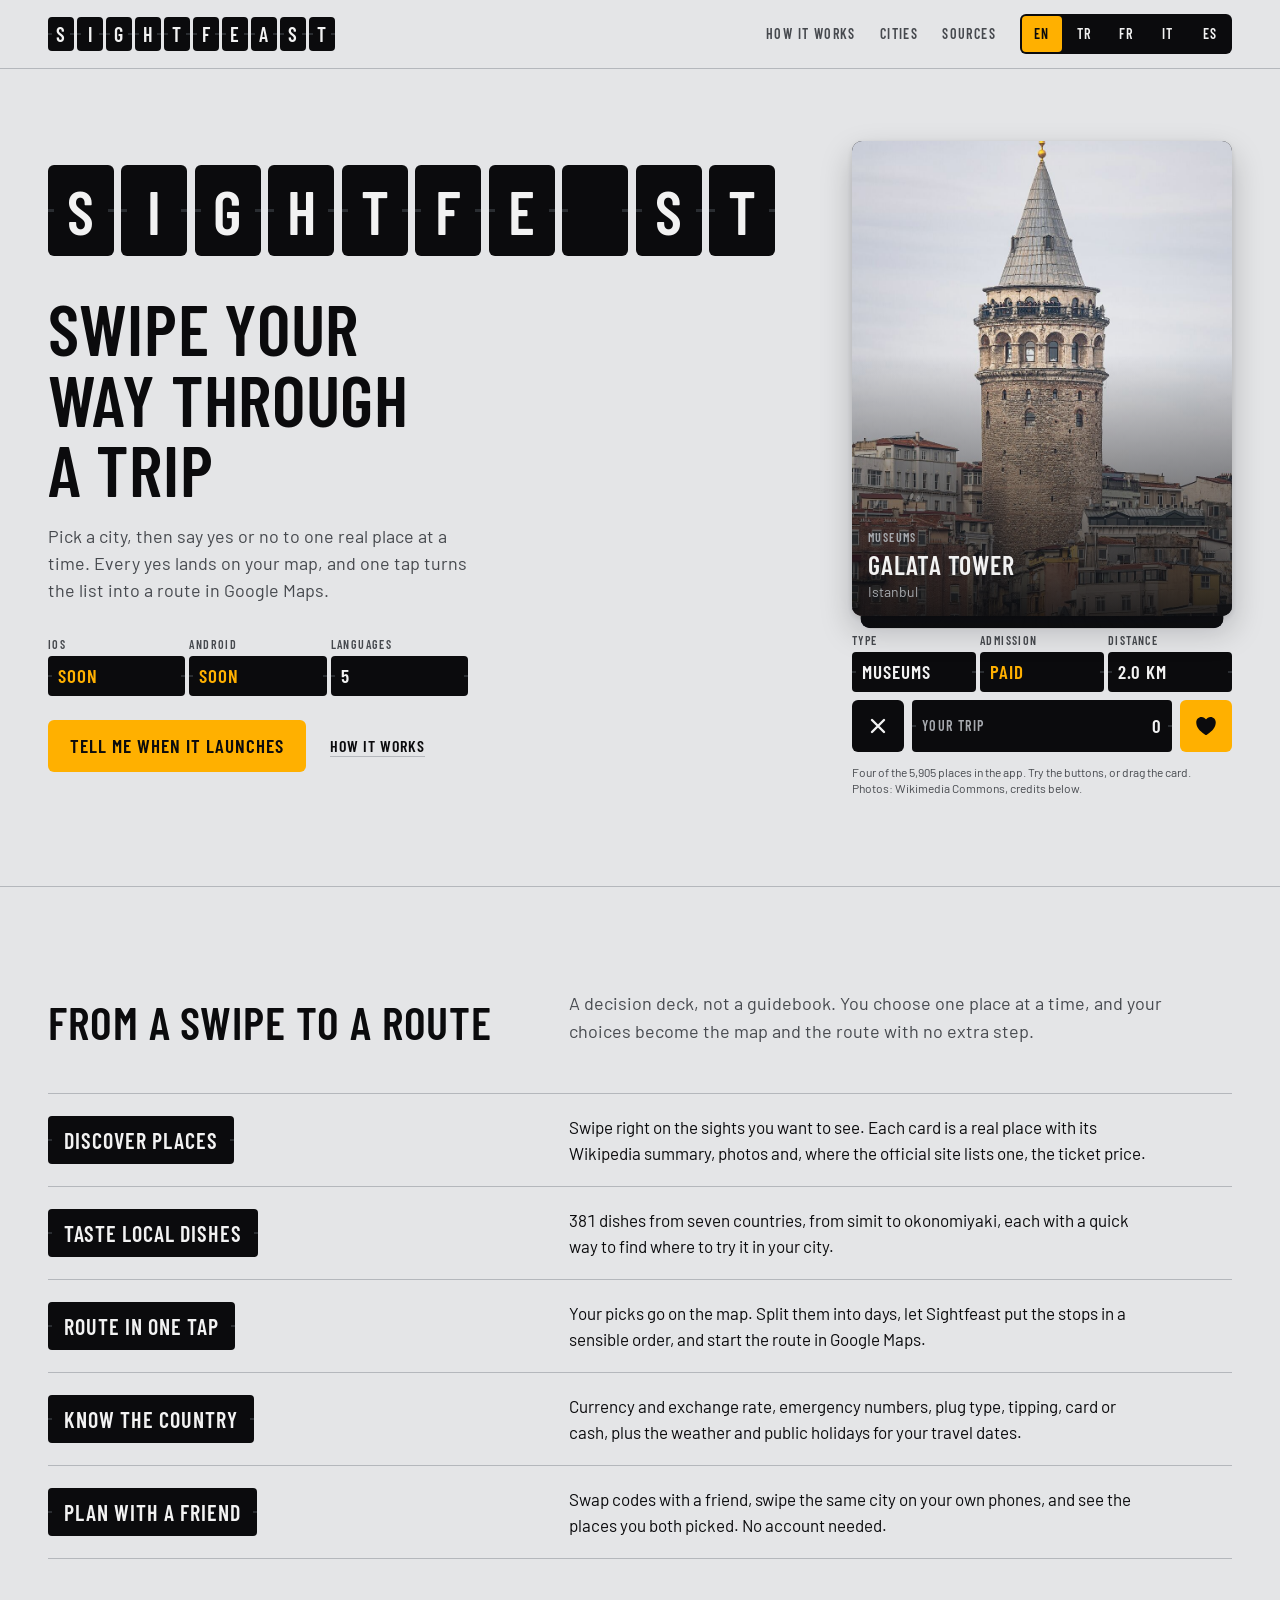
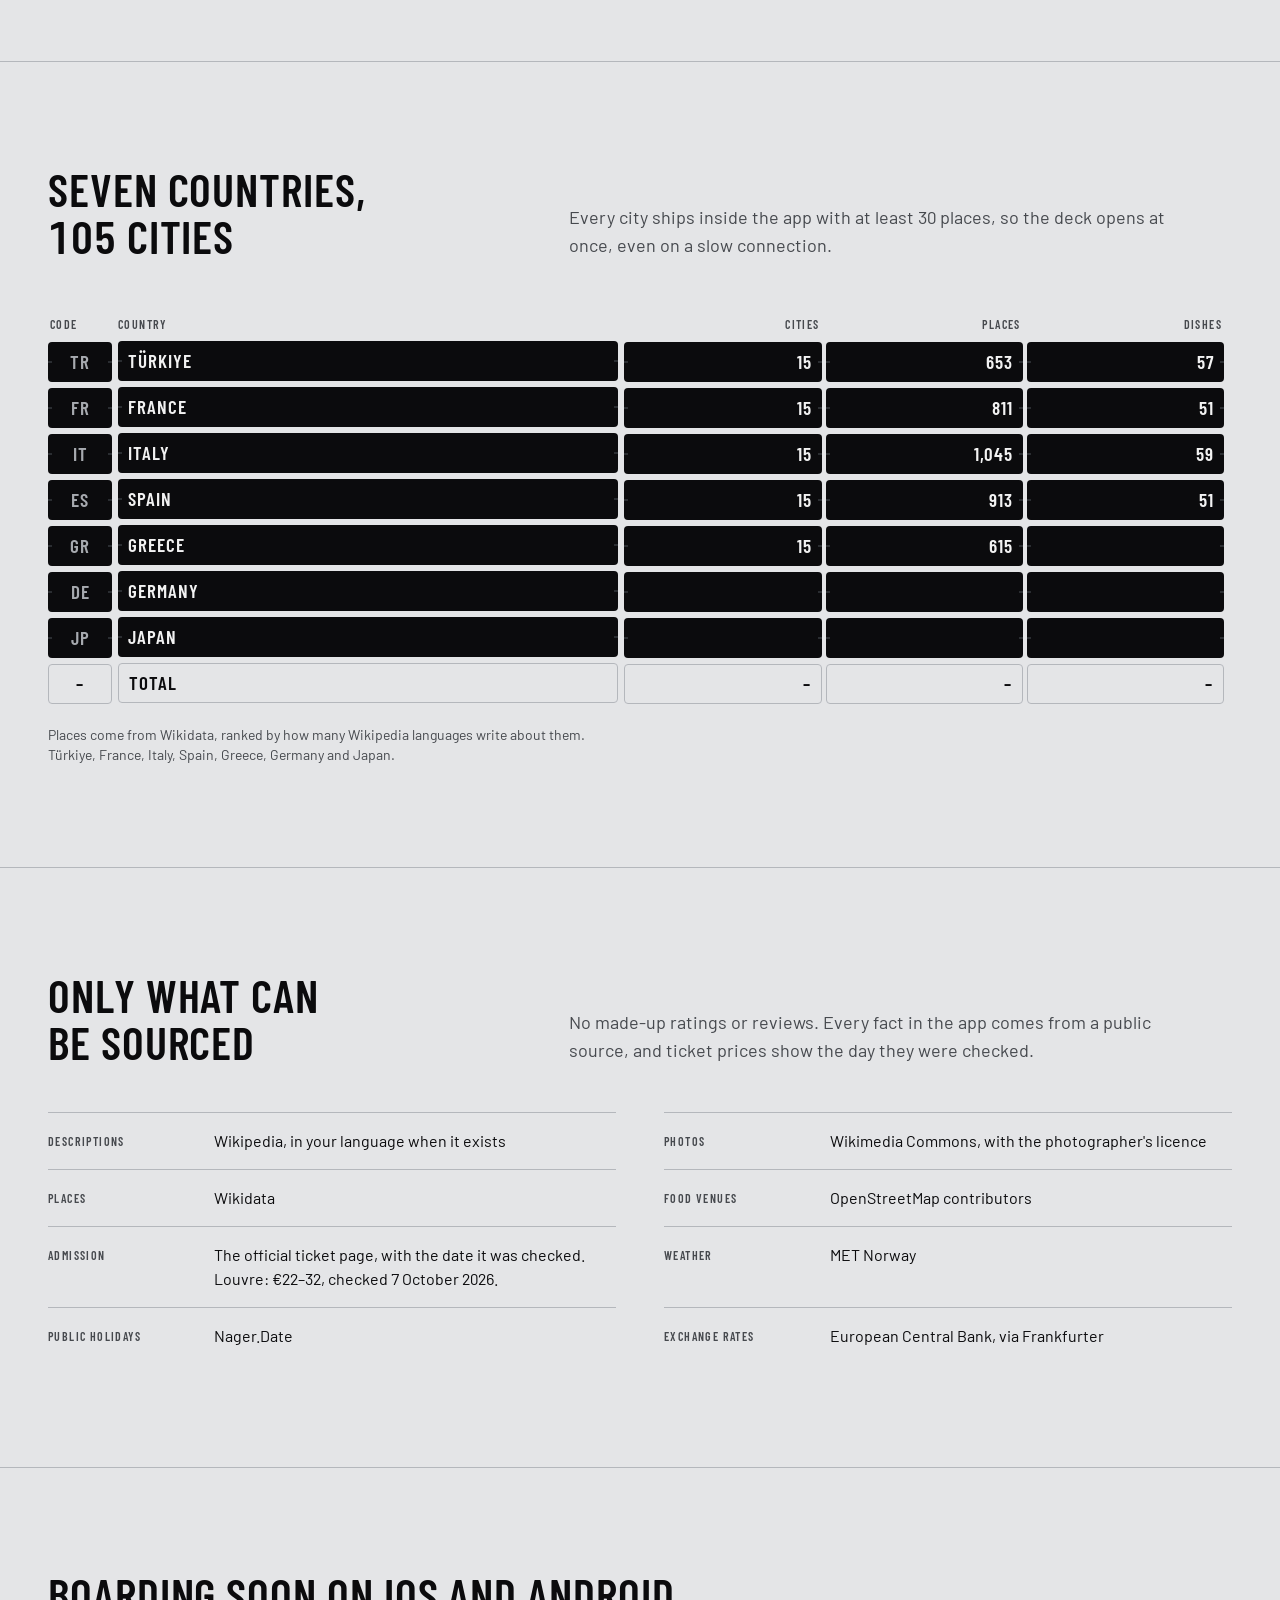
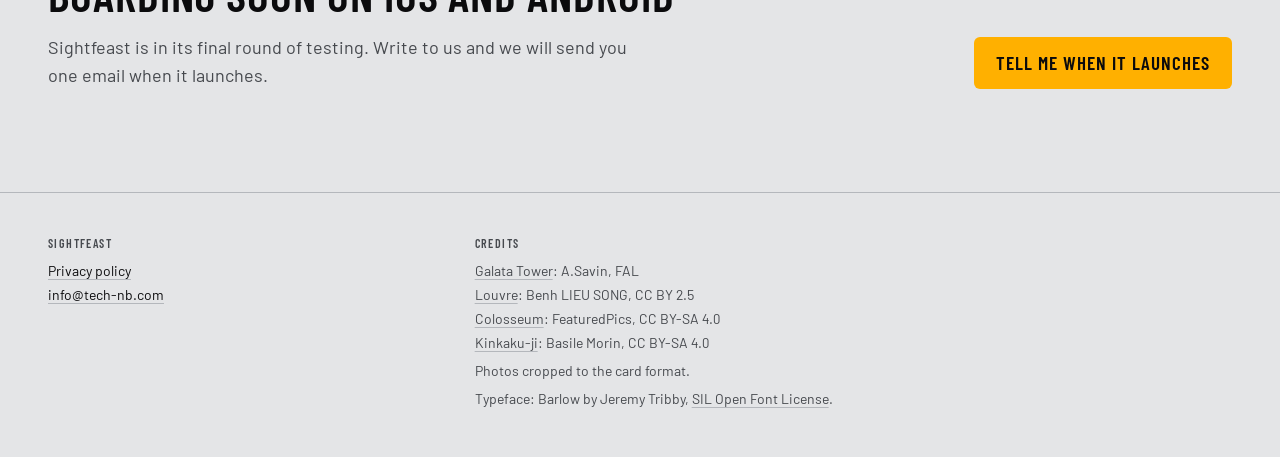
<file: index.html>
<!doctype html>
<html lang="en">
  <head>
    <meta charset="utf-8" />
    <meta name="viewport" content="width=device-width, initial-scale=1" />
    <title>Sightfeast: swipe your way through a trip</title>
    <meta
      name="description"
      content="Sightfeast is a travel app for iOS and Android. Pick a city, swipe through real places and local dishes, and turn your picks into a route in Google Maps. 7 countries, 105 cities."
    />
    <meta name="theme-color" content="#E4E5E7" media="(prefers-color-scheme: light)" />
    <meta name="theme-color" content="#1E2024" media="(prefers-color-scheme: dark)" />
    <meta property="og:title" content="Sightfeast: swipe your way through a trip" />
    <meta
      property="og:description"
      content="Swipe through real places and local dishes in 105 cities, and turn your picks into a route in Google Maps."
    />
    <meta property="og:image" content="img/galata-tower-card.jpg" />
    <link rel="icon" href="img/favicon.png" />
    <link rel="preload" href="fonts/BarlowCondensed_600SemiBold.ttf" as="font" type="font/ttf" crossorigin />
    <link rel="stylesheet" href="assets/site.css" />
  </head>
  <body>
    <a class="skip-link" href="#main" data-t="skip">Skip to content</a>

    <header class="site-header">
      <div class="wrap">
        <a class="brand" href="./" aria-label="Sightfeast">
          <span class="cell" aria-hidden="true"><span class="face">S</span></span>
          <span class="cell" aria-hidden="true"><span class="face">I</span></span>
          <span class="cell" aria-hidden="true"><span class="face">G</span></span>
          <span class="cell" aria-hidden="true"><span class="face">H</span></span>
          <span class="cell" aria-hidden="true"><span class="face">T</span></span>
          <span class="cell" aria-hidden="true"><span class="face">F</span></span>
          <span class="cell" aria-hidden="true"><span class="face">E</span></span>
          <span class="cell" aria-hidden="true"><span class="face">A</span></span>
          <span class="cell" aria-hidden="true"><span class="face">S</span></span>
          <span class="cell" aria-hidden="true"><span class="face">T</span></span>
        </a>
        <nav class="site-nav" aria-label="Sections">
          <a href="#how" data-t="nav.how">How it works</a>
          <a href="#coverage" data-t="nav.coverage">Cities</a>
          <a href="#sources" data-t="nav.sources">Sources</a>
        </nav>
        <div class="lang" role="group" aria-label="Language" data-t-aria="lang">
          <button type="button" lang="en" aria-pressed="true" data-lang="en">EN</button>
          <button type="button" lang="tr" aria-pressed="false" data-lang="tr">TR</button>
          <button type="button" lang="fr" aria-pressed="false" data-lang="fr">FR</button>
          <button type="button" lang="it" aria-pressed="false" data-lang="it">IT</button>
          <button type="button" lang="es" aria-pressed="false" data-lang="es">ES</button>
        </div>
      </div>
    </header>

    <main id="main">
      <section class="hero">
        <div class="wrap">
          <div>
            <div class="marquee" aria-hidden="true">
              <span class="cell" data-letter="S"><span class="face">S</span></span>
              <span class="cell" data-letter="I"><span class="face">I</span></span>
              <span class="cell" data-letter="G"><span class="face">G</span></span>
              <span class="cell" data-letter="H"><span class="face">H</span></span>
              <span class="cell" data-letter="T"><span class="face">T</span></span>
              <span class="cell" data-letter="F"><span class="face">F</span></span>
              <span class="cell" data-letter="E"><span class="face">E</span></span>
              <span class="cell" data-letter="A"><span class="face">A</span></span>
              <span class="cell" data-letter="S"><span class="face">S</span></span>
              <span class="cell" data-letter="T"><span class="face">T</span></span>
            </div>
            <h1 data-t="hero.title">Swipe your way through a trip</h1>
            <p class="lead" data-t="hero.lead">
              Pick a city, then say yes or no to one real place at a time. Every yes lands on your map, and one tap
              turns the list into a route in Google Maps.
            </p>

            <div class="board launch">
              <div class="column">
                <span class="key" lang="en">iOS</span>
                <span class="cell accent"><span class="face" data-t="launch.soon">Soon</span></span>
              </div>
              <div class="column">
                <span class="key" lang="en">Android</span>
                <span class="cell accent"><span class="face" data-t="launch.soon">Soon</span></span>
              </div>
              <div class="column">
                <span class="key" data-t="launch.languages">Languages</span>
                <span class="cell"><span class="face">5</span></span>
              </div>
            </div>

            <div class="hero-actions">
              <a class="button primary" data-mailto href="mailto:info@tech-nb.com?subject=Sightfeast%20launch" data-t="cta.notify"
                >Tell me when it launches</a
              >
              <a class="ghost" href="#how" data-t="cta.how">How it works</a>
            </div>
          </div>

          <figure class="demo" aria-labelledby="demo-caption">
            <div class="stack" data-stack>
              <div class="end" data-end aria-live="polite">
                <span class="count" data-end-count>3 places saved</span>
                <ul data-end-list></ul>
                <p data-t="demo.endNote">In the app they go straight onto the map, ready for a route.</p>
                <button type="button" class="button secondary" data-replay data-t="demo.replay">Play again</button>
              </div>
            </div>

            <div class="board" data-board>
              <div class="column">
                <span class="key" data-t="board.type">Type</span>
                <span class="cell"><span class="face" data-col="type">Museums</span></span>
              </div>
              <div class="column">
                <span class="key" data-t="board.admission">Admission</span>
                <span class="cell accent"><span class="face" data-col="admission">Paid</span></span>
              </div>
              <div class="column">
                <span class="key" data-t="board.distance">Distance</span>
                <span class="cell"><span class="face" data-col="distance">2.0 km</span></span>
              </div>
            </div>

            <div class="actions">
              <button type="button" class="icon-button skip" data-act="skip" aria-label="Skip" data-t-aria="act.skip">
                <svg viewBox="0 0 24 24" aria-hidden="true" fill="none" stroke="currentColor" stroke-width="2.4" stroke-linecap="round">
                  <path d="M6 6l12 12M18 6L6 18" />
                </svg>
              </button>
              <span class="cell tally">
                <span class="label" data-t="demo.trip">Your trip</span>
                <span class="face" data-tally>0</span>
              </span>
              <button type="button" class="icon-button like" data-act="like" aria-label="Add to trip" data-t-aria="act.like">
                <svg viewBox="0 0 512 512" aria-hidden="true" fill="currentColor">
                  <path
                    d="M256 448a32 32 0 01-18-5.57c-78.59-53.35-112.62-89.93-131.39-112.8-40-48.75-59.15-98.8-58.61-153C48.63 114.52 98.46 64 159.08 64c44.08 0 74.61 24.83 92.39 45.51a6 6 0 009.06 0C278.31 88.81 308.84 64 352.92 64c60.62 0 110.45 50.52 111.08 112.64.54 54.21-18.63 104.26-58.61 153-18.77 22.87-52.8 59.45-131.39 112.8a32 32 0 01-18 5.56z"
                  />
                </svg>
              </button>
            </div>

            <figcaption id="demo-caption" data-t="demo.caption">
              Four of the 5,905 places in the app. Try the buttons. Photos: Wikimedia Commons, credits below.
            </figcaption>
          </figure>
        </div>
      </section>

      <section class="section" id="how" aria-labelledby="how-title">
        <div class="wrap">
          <div class="section-head">
            <h2 id="how-title" data-t="how.title">From a swipe to a route</h2>
            <p class="intro" data-t="how.intro">
              A decision deck, not a guidebook. You choose one place at a time, and your choices become the map and the
              route with no extra step.
            </p>
          </div>
          <ol class="rows">
            <li>
              <span class="cell"><span class="face" data-t="how.discover">Discover places</span></span>
              <p data-t="how.discoverBody">
                Swipe right on the sights you want to see. Each card is a real place with its Wikipedia summary, photos
                and, where the official site lists one, the ticket price.
              </p>
            </li>
            <li>
              <span class="cell"><span class="face" data-t="how.eat">Taste local dishes</span></span>
              <p data-t="how.eatBody">
                381 dishes from seven countries, from simit to okonomiyaki, each with a quick way to find where to try
                it in your city.
              </p>
            </li>
            <li>
              <span class="cell"><span class="face" data-t="how.route">Route in one tap</span></span>
              <p data-t="how.routeBody">
                Your picks go on the map. Split them into days, let Sightfeast put the stops in a sensible order, and start
                the route in Google Maps.
              </p>
            </li>
            <li>
              <span class="cell"><span class="face" data-t="how.country">Know the country</span></span>
              <p data-t="how.countryBody">
                Currency and exchange rate, emergency numbers, plug type, tipping, card or cash, plus the weather and
                public holidays for your travel dates.
              </p>
            </li>
            <li>
              <span class="cell"><span class="face" data-t="how.friend">Plan with a friend</span></span>
              <p data-t="how.friendBody">
                Swap codes with a friend, swipe the same city on your own phones, and see the places you both picked.
                No account needed.
              </p>
            </li>
          </ol>
        </div>
      </section>

      <section class="section" id="coverage" aria-labelledby="coverage-title">
        <div class="wrap">
          <div class="section-head">
            <h2 id="coverage-title" data-t="coverage.title">Seven countries, 105 cities</h2>
            <p class="intro" data-t="coverage.intro">
              Every city ships inside the app with at least 30 places, so the deck opens at once, even on a slow
              connection.
            </p>
          </div>
          <table class="departures" data-departures>
            <thead>
              <tr>
                <th class="code" scope="col"><span class="key" data-t="coverage.code">Code</span></th>
                <th scope="col"><span class="key" data-t="coverage.country">Country</span></th>
                <th class="num" scope="col"><span class="key" data-t="coverage.cities">Cities</span></th>
                <th class="num" scope="col"><span class="key" data-t="coverage.places">Places</span></th>
                <th class="num hide-sm" scope="col"><span class="key" data-t="coverage.dishes">Dishes</span></th>
              </tr>
            </thead>
            <tbody>
              <tr data-country="TR">
                <td class="code"><span class="cell muted"><span class="face">TR</span></span></td>
                <th scope="row"><span class="cell"><span class="face" data-name>Türkiye</span></span></th>
                <td class="num"><span class="cell"><span class="face" data-n="15">15</span></span></td>
                <td class="num"><span class="cell"><span class="face" data-n="653">653</span></span></td>
                <td class="num hide-sm"><span class="cell"><span class="face" data-n="57">57</span></span></td>
              </tr>
              <tr data-country="FR">
                <td class="code"><span class="cell muted"><span class="face">FR</span></span></td>
                <th scope="row"><span class="cell"><span class="face" data-name>France</span></span></th>
                <td class="num"><span class="cell"><span class="face" data-n="15">15</span></span></td>
                <td class="num"><span class="cell"><span class="face" data-n="811">811</span></span></td>
                <td class="num hide-sm"><span class="cell"><span class="face" data-n="51">51</span></span></td>
              </tr>
              <tr data-country="IT">
                <td class="code"><span class="cell muted"><span class="face">IT</span></span></td>
                <th scope="row"><span class="cell"><span class="face" data-name>Italy</span></span></th>
                <td class="num"><span class="cell"><span class="face" data-n="15">15</span></span></td>
                <td class="num"><span class="cell"><span class="face" data-n="1045">1,045</span></span></td>
                <td class="num hide-sm"><span class="cell"><span class="face" data-n="59">59</span></span></td>
              </tr>
              <tr data-country="ES">
                <td class="code"><span class="cell muted"><span class="face">ES</span></span></td>
                <th scope="row"><span class="cell"><span class="face" data-name>Spain</span></span></th>
                <td class="num"><span class="cell"><span class="face" data-n="15">15</span></span></td>
                <td class="num"><span class="cell"><span class="face" data-n="913">913</span></span></td>
                <td class="num hide-sm"><span class="cell"><span class="face" data-n="51">51</span></span></td>
              </tr>
              <tr data-country="GR">
                <td class="code"><span class="cell muted"><span class="face">GR</span></span></td>
                <th scope="row"><span class="cell"><span class="face" data-name>Greece</span></span></th>
                <td class="num"><span class="cell"><span class="face" data-n="15">15</span></span></td>
                <td class="num"><span class="cell"><span class="face" data-n="615">615</span></span></td>
                <td class="num hide-sm"><span class="cell"><span class="face" data-n="36">36</span></span></td>
              </tr>
              <tr data-country="DE">
                <td class="code"><span class="cell muted"><span class="face">DE</span></span></td>
                <th scope="row"><span class="cell"><span class="face" data-name>Germany</span></span></th>
                <td class="num"><span class="cell"><span class="face" data-n="15">15</span></span></td>
                <td class="num"><span class="cell"><span class="face" data-n="1053">1,053</span></span></td>
                <td class="num hide-sm"><span class="cell"><span class="face" data-n="58">58</span></span></td>
              </tr>
              <tr data-country="JP">
                <td class="code"><span class="cell muted"><span class="face">JP</span></span></td>
                <th scope="row"><span class="cell"><span class="face" data-name>Japan</span></span></th>
                <td class="num"><span class="cell"><span class="face" data-n="15">15</span></span></td>
                <td class="num"><span class="cell"><span class="face" data-n="815">815</span></span></td>
                <td class="num hide-sm"><span class="cell"><span class="face" data-n="69">69</span></span></td>
              </tr>
            </tbody>
            <tfoot>
              <tr>
                <td class="code"><span class="cell"><span class="face">–</span></span></td>
                <th scope="row"><span class="cell"><span class="face" data-t="coverage.total">Total</span></span></th>
                <td class="num"><span class="cell"><span class="face" data-n="105">105</span></span></td>
                <td class="num"><span class="cell"><span class="face" data-n="5905">5,905</span></span></td>
                <td class="num hide-sm"><span class="cell"><span class="face" data-n="381">381</span></span></td>
              </tr>
            </tfoot>
          </table>
          <p class="board-note" data-t="coverage.note">
            Places come from Wikidata, ranked by how many Wikipedia languages write about them. Türkiye, France, Italy,
            Spain, Greece, Germany and Japan.
          </p>
        </div>
      </section>

      <section class="section" id="sources" aria-labelledby="sources-title">
        <div class="wrap">
          <div class="section-head">
            <h2 id="sources-title" data-t="sources.title">Only what can be sourced</h2>
            <p class="intro" data-t="sources.intro">
              No made-up ratings or reviews. Every fact in the app comes from a public source, and ticket prices show
              the day they were checked.
            </p>
          </div>
          <dl class="sources">
            <div>
              <dt class="key" data-t="sources.descriptions">Descriptions</dt>
              <dd data-t="sources.descriptionsBody">Wikipedia, in your language when it exists</dd>
            </div>
            <div>
              <dt class="key" data-t="sources.photos">Photos</dt>
              <dd data-t="sources.photosBody">Wikimedia Commons, with the photographer's licence</dd>
            </div>
            <div>
              <dt class="key" data-t="sources.places">Places</dt>
              <dd>Wikidata</dd>
            </div>
            <div>
              <dt class="key" data-t="sources.venues">Food venues</dt>
              <dd data-t="sources.venuesBody">OpenStreetMap contributors</dd>
            </div>
            <div>
              <dt class="key" data-t="sources.admission">Admission</dt>
              <dd data-t="sources.admissionBody">
                The official ticket page, with the date it was checked. Louvre: €22–32, checked 7 October 2026.
              </dd>
            </div>
            <div>
              <dt class="key" data-t="sources.weather">Weather</dt>
              <dd>MET Norway</dd>
            </div>
            <div>
              <dt class="key" data-t="sources.holidays">Public holidays</dt>
              <dd>Nager.Date</dd>
            </div>
            <div>
              <dt class="key" data-t="sources.rates">Exchange rates</dt>
              <dd data-t="sources.ratesBody">European Central Bank, via Frankfurter</dd>
            </div>
          </dl>
        </div>
      </section>

      <section class="section closing" aria-labelledby="closing-title">
        <div class="wrap">
          <div>
            <h2 id="closing-title" data-t="closing.title" data-t-html>Boarding soon on <span lang="en">iOS</span> and <span lang="en">Android</span></h2>
            <p class="intro" data-t="closing.intro">
              Sightfeast is in its final round of testing. Write to us and we will send you one email when it launches.
            </p>
          </div>
          <div class="hero-actions">
            <a class="button primary" data-mailto href="mailto:info@tech-nb.com?subject=Sightfeast%20launch" data-t="cta.notify"
              >Tell me when it launches</a
            >
          </div>
        </div>
      </section>
    </main>

    <footer class="site-footer">
      <div class="wrap">
        <div>
          <span class="key">Sightfeast</span>
          <ul class="footer-links">
            <li><a href="privacy.html" data-t="footer.privacy">Privacy policy</a></li>
            <li><a href="mailto:info@tech-nb.com">info@tech-nb.com</a></li>
          </ul>
        </div>
        <div>
          <span class="key" data-t="footer.credits">Credits</span>
          <ul>
            <li>
              <a href="https://commons.wikimedia.org/wiki/File:Istanbul_asv2020-02_img48_Galata_Tower.jpg">Galata Tower</a>:
              A.Savin, FAL
            </li>
            <li>
              <a href="https://commons.wikimedia.org/wiki/File:Cour_Napol%C3%A9on_at_night_-_Louvre.jpg">Louvre</a>: Benh
              LIEU SONG, CC BY 2.5
            </li>
            <li>
              <a href="https://commons.wikimedia.org/wiki/File:Colosseo_2020.jpg">Colosseum</a>: FeaturedPics, CC BY-SA
              4.0
            </li>
            <li>
              <a
                href="https://commons.wikimedia.org/wiki/File:Water_reflection_of_Kinkaku-ji_Temple_a_sunny_day,_Kyoto,_Japan.jpg"
                >Kinkaku-ji</a
              >: Basile Morin, CC BY-SA 4.0
            </li>
          </ul>
          <p data-t="footer.cropped">Photos cropped to the card format.</p>
          <p>
            <span data-t="footer.fonts">Typeface: Barlow by Jeremy Tribby,</span>
            <a href="fonts/OFL.txt">SIL Open Font License</a>.
          </p>
        </div>
      </div>
    </footer>

    <script src="assets/site.js"></script>
  </body>
</html>
</file>
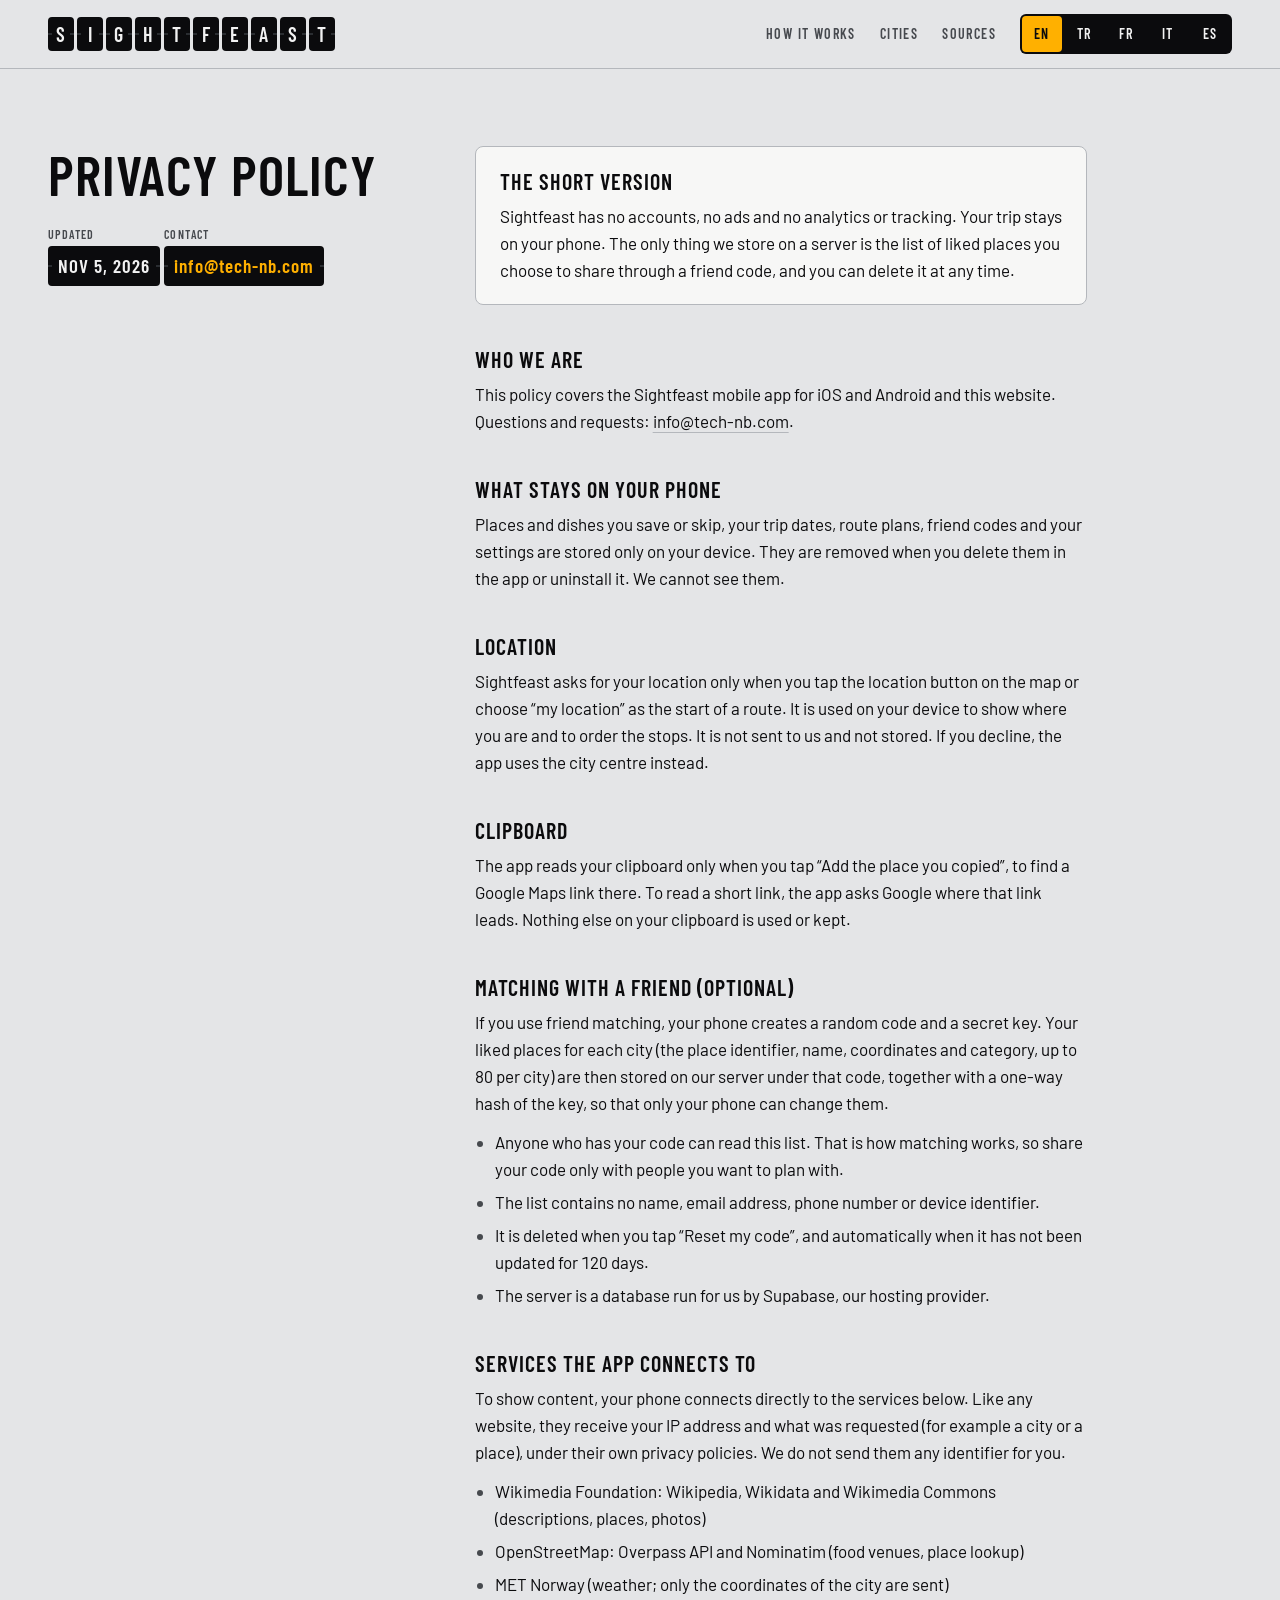
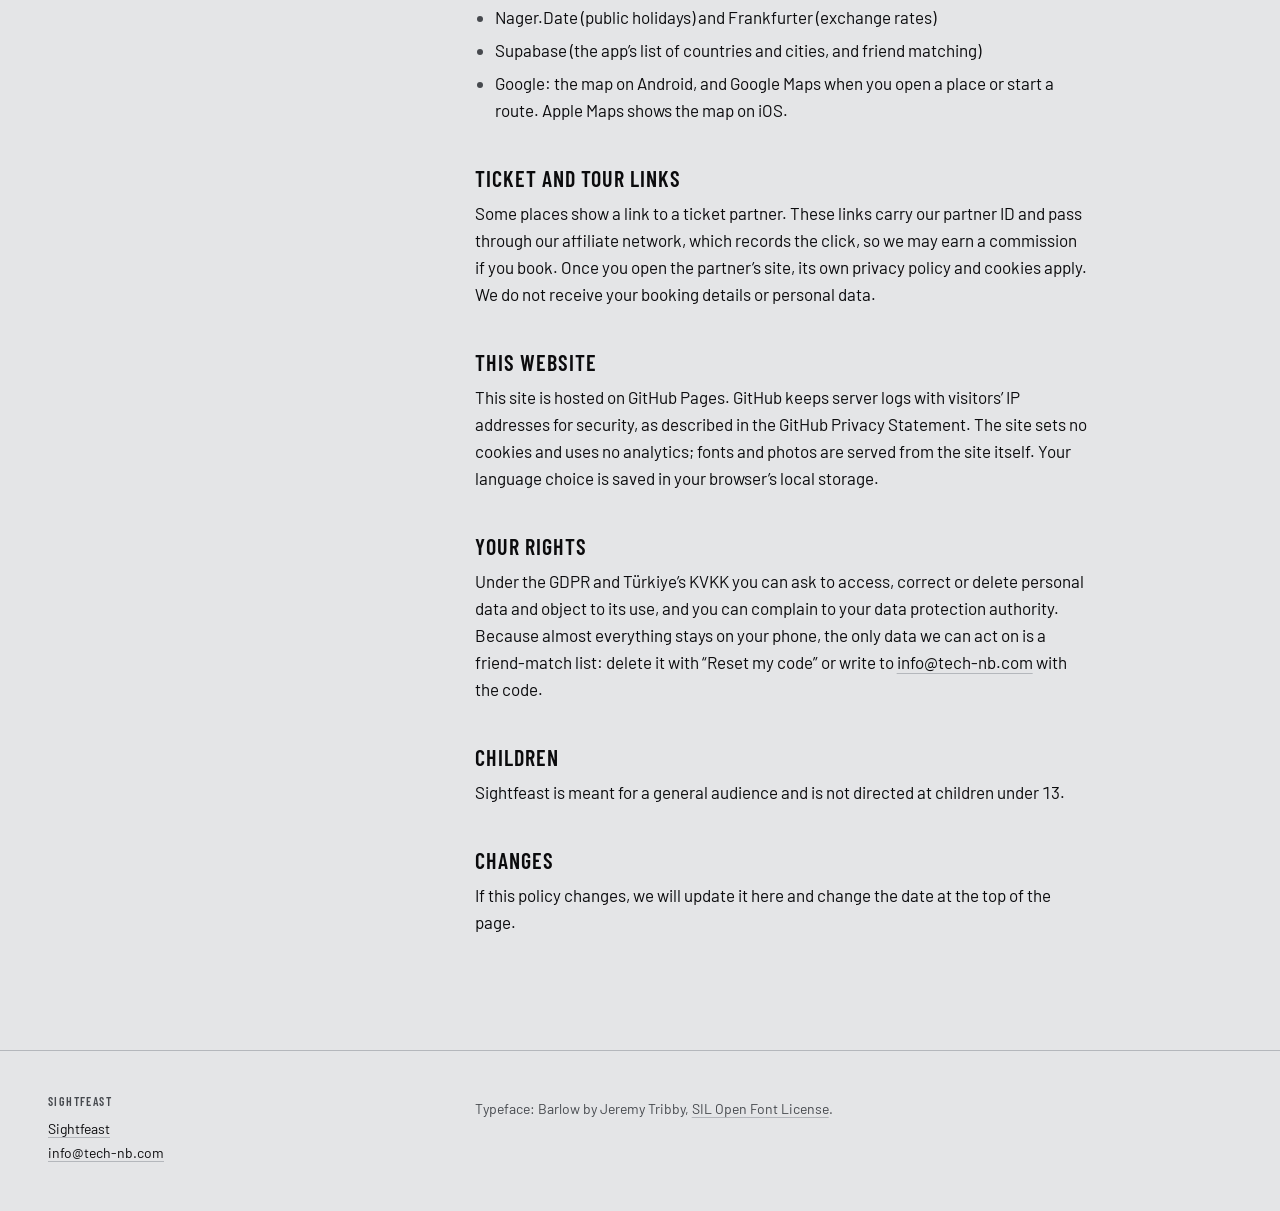
<file: privacy.html>
<!doctype html>
<html lang="en">
  <head>
    <meta charset="utf-8" />
    <meta name="viewport" content="width=device-width, initial-scale=1" />
    <title>Sightfeast privacy policy</title>
    <meta name="description" content="How the Sightfeast travel app and this website handle your data." />
    <meta name="theme-color" content="#E4E5E7" media="(prefers-color-scheme: light)" />
    <meta name="theme-color" content="#1E2024" media="(prefers-color-scheme: dark)" />
    <link rel="icon" href="img/favicon.png" />
    <link rel="preload" href="fonts/BarlowCondensed_600SemiBold.ttf" as="font" type="font/ttf" crossorigin />
    <link rel="stylesheet" href="assets/site.css" />
  </head>
  <body data-title-key="privacy.meta">
    <a class="skip-link" href="#main" data-t="skip">Skip to content</a>

    <header class="site-header">
      <div class="wrap">
        <a class="brand" href="./" aria-label="Sightfeast">
          <span class="cell" aria-hidden="true"><span class="face">S</span></span>
          <span class="cell" aria-hidden="true"><span class="face">I</span></span>
          <span class="cell" aria-hidden="true"><span class="face">G</span></span>
          <span class="cell" aria-hidden="true"><span class="face">H</span></span>
          <span class="cell" aria-hidden="true"><span class="face">T</span></span>
          <span class="cell" aria-hidden="true"><span class="face">F</span></span>
          <span class="cell" aria-hidden="true"><span class="face">E</span></span>
          <span class="cell" aria-hidden="true"><span class="face">A</span></span>
          <span class="cell" aria-hidden="true"><span class="face">S</span></span>
          <span class="cell" aria-hidden="true"><span class="face">T</span></span>
        </a>
        <nav class="site-nav" aria-label="Sections">
          <a href="./#how" data-t="nav.how">How it works</a>
          <a href="./#coverage" data-t="nav.coverage">Cities</a>
          <a href="./#sources" data-t="nav.sources">Sources</a>
        </nav>
        <div class="lang" role="group" aria-label="Language" data-t-aria="lang">
          <button type="button" lang="en" aria-pressed="true" data-lang="en">EN</button>
          <button type="button" lang="tr" aria-pressed="false" data-lang="tr">TR</button>
          <button type="button" lang="fr" aria-pressed="false" data-lang="fr">FR</button>
          <button type="button" lang="it" aria-pressed="false" data-lang="it">IT</button>
          <button type="button" lang="es" aria-pressed="false" data-lang="es">ES</button>
        </div>
      </div>
    </header>

    <main id="main" class="doc">
      <div class="wrap">
        <div>
          <h1 data-t="privacy.title">Privacy policy</h1>
          <div class="board stamp-board">
            <div class="column">
              <span class="key" data-t="privacy.updated">Updated</span>
              <span class="cell"><span class="face" data-updated>5 Nov 2026</span></span>
            </div>
            <div class="column">
              <span class="key" data-t="privacy.contact">Contact</span>
              <span class="cell accent plain"><span class="face">info@tech-nb.com</span></span>
            </div>
          </div>
        </div>

        <div>
          <p class="note" data-only-in hidden></p>

          <article lang="en" data-policy="en">
            <div class="summary">
              <h2>The short version</h2>
              <p>
                Sightfeast has no accounts, no ads and no analytics or tracking. Your trip stays on your phone. The only
                thing we store on a server is the list of liked places you choose to share through a friend code, and
                you can delete it at any time.
              </p>
            </div>

            <h2>Who we are</h2>
            <p>
              This policy covers the Sightfeast mobile app for iOS and Android and this website. Questions and requests:
              <a href="mailto:info@tech-nb.com">info@tech-nb.com</a>.
            </p>

            <h2>What stays on your phone</h2>
            <p>
              Places and dishes you save or skip, your trip dates, route plans, friend codes and your settings are
              stored only on your device. They are removed when you delete them in the app or uninstall it. We cannot
              see them.
            </p>

            <h2>Location</h2>
            <p>
              Sightfeast asks for your location only when you tap the location button on the map or choose “my location” as
              the start of a route. It is used on your device to show where you are and to order the stops. It is not
              sent to us and not stored. If you decline, the app uses the city centre instead.
            </p>

            <h2>Clipboard</h2>
            <p>
              The app reads your clipboard only when you tap “Add the place you copied”, to find a Google Maps link
              there. To read a short link, the app asks Google where that link leads. Nothing else on your clipboard is
              used or kept.
            </p>

            <h2>Matching with a friend (optional)</h2>
            <p>
              If you use friend matching, your phone creates a random code and a secret key. Your liked places for
              each city (the place identifier, name, coordinates and category, up to 80 per city) are then stored on
              our server under that code, together with a one-way hash of the key, so that only your phone can change
              them.
            </p>
            <ul>
              <li>
                Anyone who has your code can read this list. That is how matching works, so share your code only with
                people you want to plan with.
              </li>
              <li>The list contains no name, email address, phone number or device identifier.</li>
              <li>
                It is deleted when you tap “Reset my code”, and automatically when it has not been updated for 120
                days.
              </li>
              <li>The server is a database run for us by Supabase, our hosting provider.</li>
            </ul>

            <h2>Services the app connects to</h2>
            <p>
              To show content, your phone connects directly to the services below. Like any website, they receive your
              IP address and what was requested (for example a city or a place), under their own privacy policies. We
              do not send them any identifier for you.
            </p>
            <ul>
              <li>Wikimedia Foundation: Wikipedia, Wikidata and Wikimedia Commons (descriptions, places, photos)</li>
              <li>OpenStreetMap: Overpass API and Nominatim (food venues, place lookup)</li>
              <li>MET Norway (weather; only the coordinates of the city are sent)</li>
              <li>Nager.Date (public holidays) and Frankfurter (exchange rates)</li>
              <li>Supabase (the app’s list of countries and cities, and friend matching)</li>
              <li>
                Google: the map on Android, and Google Maps when you open a place or start a route. Apple Maps shows
                the map on iOS.
              </li>
            </ul>

            <h2>Ticket and tour links</h2>
            <p>
              Some places show a link to a ticket partner. These links carry our partner ID and pass through our
              affiliate network, which records the click, so we may earn a commission if you book. Once you open the
              partner’s site, its own privacy policy and cookies apply. We do not receive your booking details or
              personal data.
            </p>

            <h2>This website</h2>
            <p>
              This site is hosted on GitHub Pages. GitHub keeps server logs with visitors’ IP addresses for security,
              as described in the GitHub Privacy Statement. The site sets no cookies and uses no analytics; fonts and
              photos are served from the site itself. Your language choice is saved in your browser’s local storage.
            </p>

            <h2>Your rights</h2>
            <p>
              Under the GDPR and Türkiye’s KVKK you can ask to access, correct or delete personal data and object to
              its use, and you can complain to your data protection authority. Because almost everything stays on your
              phone, the only data we can act on is a friend-match list: delete it with “Reset my code” or write to
              <a href="mailto:info@tech-nb.com">info@tech-nb.com</a> with the code.
            </p>

            <h2>Children</h2>
            <p>Sightfeast is meant for a general audience and is not directed at children under 13.</p>

            <h2>Changes</h2>
            <p>If this policy changes, we will update it here and change the date at the top of the page.</p>
          </article>

          <article lang="tr" data-policy="tr">
            <div class="summary">
              <h2>Kısaca</h2>
              <p>
                Sightfeast’te hesap, reklam, analiz ya da takip yok. Gezin telefonunda kalır. Sunucuda tuttuğumuz tek şey,
                arkadaş koduyla paylaşmayı seçtiğin beğenilen yerler listesidir ve onu istediğin an silebilirsin.
              </p>
            </div>

            <h2>Biz kimiz</h2>
            <p>
              Bu politika iOS ve Android için Sightfeast mobil uygulamasını ve bu web sitesini kapsar. Soru ve talepler için:
              <a href="mailto:info@tech-nb.com">info@tech-nb.com</a>.
            </p>

            <h2>Telefonunda kalanlar</h2>
            <p>
              Kaydettiğin ya da geçtiğin yerler ve yemekler, gezi tarihlerin, rota planların, arkadaş kodların ve
              ayarların yalnızca cihazında saklanır. Uygulamada sildiğinde ya da uygulamayı kaldırdığında silinir.
              Biz bunları göremeyiz.
            </p>

            <h2>Konum</h2>
            <p>
              Sightfeast konumunu yalnızca haritadaki konum butonuna bastığında ya da rotanın başlangıcı olarak “konumum”u
              seçtiğinde ister. Konum, nerede olduğunu göstermek ve durakları sıralamak için cihazında kullanılır. Bize
              gönderilmez ve saklanmaz. İzin vermezsen uygulama şehir merkezini kullanır.
            </p>

            <h2>Pano</h2>
            <p>
              Uygulama panonu yalnızca “Kopyaladığın yeri ekle”ye bastığında, oradaki Google Maps bağlantısını bulmak
              için okur. Kısa bağlantıyı çözmek için uygulama Google’a bağlantının nereye gittiğini sorar. Panodaki başka
              hiçbir şey kullanılmaz ya da saklanmaz.
            </p>

            <h2>Arkadaşla eşleşme (isteğe bağlı)</h2>
            <p>
              Arkadaşla eşleşmeyi kullanırsan telefonun rastgele bir kod ve gizli bir anahtar üretir. Her şehir için
              beğendiğin yerler (yer kimliği, adı, koordinatları ve kategorisi; şehir başına en fazla 80) bu kodla
              sunucumuzda saklanır. Yanında anahtarın tek yönlü bir özeti (hash) durur, böylece listeyi yalnızca senin
              telefonun değiştirebilir.
            </p>
            <ul>
              <li>
                Kodunu bilen herkes bu listeyi okuyabilir. Eşleşme böyle çalışır; kodunu yalnızca birlikte plan
                yapmak istediğin kişilerle paylaş.
              </li>
              <li>Listede ad, e-posta adresi, telefon numarası ya da cihaz kimliği yoktur.</li>
              <li>“Kodumu sıfırla”ya bastığında silinir; 120 gün güncellenmezse kendiliğinden silinir.</li>
              <li>Sunucu, barındırma sağlayıcımız Supabase’in bizim için işlettiği bir veritabanıdır.</li>
            </ul>

            <h2>Uygulamanın bağlandığı servisler</h2>
            <p>
              İçerik göstermek için telefonun aşağıdaki servislere doğrudan bağlanır. Her web sitesinde olduğu gibi bu
              servisler IP adresini ve neyin istendiğini (ör. bir şehir ya da yer) kendi gizlilik politikalarına göre
              alır. Onlara seni tanıtan hiçbir kimlik göndermeyiz.
            </p>
            <ul>
              <li>Wikimedia Vakfı: Wikipedia, Wikidata ve Wikimedia Commons (açıklamalar, yerler, fotoğraflar)</li>
              <li>OpenStreetMap: Overpass API ve Nominatim (yemek mekânları, yer arama)</li>
              <li>MET Norway (hava durumu; yalnızca şehrin koordinatları gönderilir)</li>
              <li>Nager.Date (resmî tatiller) ve Frankfurter (döviz kurları)</li>
              <li>Supabase (uygulamanın ülke ve şehir listesi, arkadaşla eşleşme)</li>
              <li>
                Google: Android’de harita ve bir yeri açtığında ya da rota başlattığında Google Maps. iOS’ta haritayı
                Apple Haritalar gösterir.
              </li>
            </ul>

            <h2>Bilet ve tur bağlantıları</h2>
            <p>
              Bazı yerlerde bir bilet ortağına bağlantı görünür. Bu bağlantılar ortaklık kimliğimizi taşır ve tıklamayı
              kaydeden ortaklık ağımızdan geçer; rezervasyon yaparsan komisyon kazanabiliriz. Ortağın sitesini
              açtığında onun gizlilik politikası ve çerezleri geçerlidir. Rezervasyon bilgilerini ya da kişisel
              verilerini almayız.
            </p>

            <h2>Bu web sitesi</h2>
            <p>
              Bu site GitHub Pages üzerinde barındırılır. GitHub, güvenlik için ziyaretçilerin IP adreslerini içeren
              sunucu kayıtları tutar (GitHub Gizlilik Bildirimi). Site çerez kullanmaz ve analiz yapmaz; yazı tipleri
              ve fotoğraflar sitenin kendisinden gelir. Dil seçimin tarayıcının yerel depolamasında saklanır.
            </p>

            <h2>Hakların</h2>
            <p>
              KVKK ve GDPR kapsamında kişisel verilerine erişmeyi, düzeltilmesini ya da silinmesini isteyebilir,
              işlenmesine itiraz edebilir ve veri koruma kurumuna şikâyette bulunabilirsin. Neredeyse her şey
              telefonunda kaldığı için işlem yapabileceğimiz tek veri arkadaş eşleşme listesidir: “Kodumu sıfırla” ile
              silebilir ya da kodunla birlikte <a href="mailto:info@tech-nb.com">info@tech-nb.com</a> adresine
              yazabilirsin.
            </p>

            <h2>Çocuklar</h2>
            <p>Sightfeast genel kitleye yöneliktir, 13 yaşından küçük çocuklara yönelik değildir.</p>

            <h2>Değişiklikler</h2>
            <p>Bu politika değişirse burada güncelleriz ve sayfanın başındaki tarihi değiştiririz.</p>
          </article>
        </div>
      </div>
    </main>

    <footer class="site-footer">
      <div class="wrap">
        <div>
          <span class="key">Sightfeast</span>
          <ul class="footer-links">
            <li><a href="./">Sightfeast</a></li>
            <li><a href="mailto:info@tech-nb.com">info@tech-nb.com</a></li>
          </ul>
        </div>
        <div>
          <p>
            <span data-t="footer.fonts">Typeface: Barlow by Jeremy Tribby,</span>
            <a href="fonts/OFL.txt">SIL Open Font License</a>.
          </p>
        </div>
      </div>
    </footer>

    <script>
      // Shows the policy in Turkish or English; French, Italian and Spanish readers get English with a note.
      window.sightfeastPrivacy = function (lang, t) {
        var shown = lang === 'tr' ? 'tr' : 'en';
        var articles = document.querySelectorAll('[data-policy]');
        for (var i = 0; i < articles.length; i++) {
          articles[i].hidden = articles[i].getAttribute('data-policy') !== shown;
        }
        var note = document.querySelector('[data-only-in]');
        var text = t('privacy.onlyIn');
        note.textContent = text;
        note.hidden = !text;
        var updated = document.querySelector('[data-updated]');
        try {
          updated.textContent = new Intl.DateTimeFormat(lang, { day: 'numeric', month: 'short', year: 'numeric', timeZone: 'UTC' }).format(
            new Date(Date.UTC(2026, 10, 5))
          );
        } catch (e) {
          updated.textContent = '2026-11-05';
        }
      };
    </script>
    <script src="assets/site.js"></script>
  </body>
</html>
</file>
<file: assets/site.css>
/* Sightfeast site: the app's split-flap concourse board on the web. Values mirror src/theme/tokens.ts. */

@font-face {
  font-family: 'Barlow Condensed';
  src: url('../fonts/BarlowCondensed_600SemiBold.ttf') format('truetype');
  font-weight: 600;
  font-display: swap;
}
@font-face {
  font-family: 'Barlow';
  src: url('../fonts/Barlow_400Regular.ttf') format('truetype');
  font-weight: 400;
  font-display: swap;
}
@font-face {
  font-family: 'Barlow';
  src: url('../fonts/Barlow_600SemiBold.ttf') format('truetype');
  font-weight: 600;
  font-display: swap;
}

:root {
  color-scheme: light dark;
  /* Board: identical in both themes */
  --flap: #0b0b0d;
  --letter: #f2f2f2;
  --letter-muted: #a7aaaf;
  --hinge: #2a2d31;
  --amber: #ffb000;
  --amber-hover: #ffbe2e;
  /* Day steel */
  --ground: #e4e5e7;
  --panel: #f7f7f6;
  --well: #d5d7da;
  --frame: #b4b7bc;
  --ink: #0b0b0d;
  --ink-2: #46494e;
  --accent-text: #0b0b0d;
  --shadow-float: 0 14px 32px rgb(11 11 13 / 0.22), 0 2px 6px rgb(11 11 13 / 0.12);

  --r-sm: 4px;
  --r-md: 6px;
  --r-lg: 8px;
  --r-xl: 10px;
  --gutter: clamp(16px, 4vw, 48px);
  --max: 1200px;
  --cond: 'Barlow Condensed', 'Arial Narrow', sans-serif;
  --body: 'Barlow', system-ui, sans-serif;
  --ease-out: cubic-bezier(0.16, 1, 0.3, 1);
}

@media (prefers-color-scheme: dark) {
  :root {
    --ground: #1e2024;
    --panel: #26292d;
    --well: #33363b;
    --frame: #43464c;
    --ink: #f2f2f2;
    --ink-2: #a7aaaf;
    --accent-text: #ffb000;
    --shadow-float: 0 14px 32px rgb(0 0 0 / 0.5), 0 2px 6px rgb(0 0 0 / 0.35);
  }
}

*,
*::before,
*::after {
  box-sizing: border-box;
}

html {
  scrollbar-color: var(--frame) var(--ground);
  -webkit-text-size-adjust: 100%;
}

body {
  margin: 0;
  background: var(--ground);
  color: var(--ink);
  font: 400 16px/24px var(--body);
  font-variant-numeric: tabular-nums;
  -webkit-font-smoothing: antialiased;
}

::selection {
  background: var(--amber);
  color: var(--flap);
}

img {
  display: block;
  max-width: 100%;
}

a {
  color: inherit;
  text-decoration-thickness: 1px;
  text-underline-offset: 0.22em;
  text-decoration-color: var(--frame);
  transition: text-decoration-color 160ms ease;
}
a:hover {
  text-decoration-color: var(--amber);
  text-decoration-thickness: 2px;
}

:focus-visible {
  outline: 2px solid var(--ink);
  outline-offset: 3px;
  border-radius: var(--r-sm);
}

.wrap {
  width: 100%;
  max-width: calc(var(--max) + 2 * var(--gutter));
  margin: 0 auto;
  padding: 0 var(--gutter);
}

.skip-link {
  position: absolute;
  left: 8px;
  top: -60px;
  z-index: 10;
  background: var(--amber);
  color: var(--flap);
  padding: 8px 12px;
  border-radius: var(--r-md);
  font: 600 16px/24px var(--cond);
  letter-spacing: 1px;
  text-transform: uppercase;
}
.skip-link:focus {
  top: 8px;
}

/* ---------- Board lettering ---------- */

.lettering,
h1,
h2,
h3,
.key {
  font-family: var(--cond);
  font-weight: 600;
  text-transform: uppercase;
}

.key {
  font-size: 12px;
  line-height: 16px;
  letter-spacing: 1.4px;
  color: var(--ink-2);
}

/* ---------- Flap cell ---------- */

.cell {
  position: relative;
  display: flex;
  align-items: center;
  min-height: 40px;
  padding: 0 10px;
  background: var(--flap);
  color: var(--letter);
  border-radius: var(--r-sm);
  font: 600 19px/24px var(--cond);
  letter-spacing: 1px;
  text-transform: uppercase;
  white-space: nowrap;
  overflow: hidden;
  perspective: 400px;
}
/* Hinge notches at both edges where the halves meet; never a line across the letters */
.cell::before,
.cell::after {
  content: '';
  position: absolute;
  top: 50%;
  width: 4px;
  height: 2px;
  margin-top: -1px;
  background: var(--hinge);
  pointer-events: none;
}
.cell::before {
  left: 0;
}
.cell::after {
  right: 0;
}
.cell .face {
  display: block;
  overflow: hidden;
  text-overflow: ellipsis;
  transform-origin: 50% 50%;
  backface-visibility: hidden;
}
.cell.accent {
  color: var(--amber);
}
.cell.plain {
  text-transform: none;
}
.cell.muted {
  color: var(--letter-muted);
}

.board {
  display: grid;
  grid-auto-flow: column;
  grid-auto-columns: minmax(0, 1fr);
  gap: 4px;
}
.board .column {
  display: grid;
  gap: 4px;
  min-width: 0;
}

/* ---------- Buttons ---------- */

.button {
  display: inline-flex;
  align-items: center;
  justify-content: center;
  gap: 10px;
  min-height: 52px;
  padding: 0 22px;
  border: 0;
  border-radius: var(--r-md);
  font: 600 19px/24px var(--cond);
  letter-spacing: 1px;
  text-transform: uppercase;
  text-decoration: none;
  cursor: pointer;
  transition: transform 140ms var(--ease-out), background-color 160ms ease;
}
.button:active {
  transform: scale(0.97);
}
.button.primary {
  background: var(--amber);
  color: var(--flap);
}
.button.primary:hover {
  background: var(--amber-hover);
}
.button.secondary {
  background: var(--flap);
  color: var(--letter);
}
.button svg {
  width: 20px;
  height: 20px;
  flex: none;
}

.ghost {
  font: 600 16px/24px var(--cond);
  letter-spacing: 1px;
  text-transform: uppercase;
  color: var(--accent-text);
}

/* ---------- Header ---------- */

.site-header {
  border-bottom: 1px solid var(--frame);
}
.site-header .wrap {
  display: flex;
  align-items: center;
  gap: 24px;
  min-height: 68px;
}
.brand {
  display: flex;
  gap: 3px;
  text-decoration: none;
}
.brand .cell {
  min-height: 34px;
  width: 26px;
  padding: 0;
  justify-content: center;
  font-size: 20px;
}
.site-nav {
  display: flex;
  gap: 24px;
  margin-left: auto;
}
.site-nav a {
  font: 600 14px/20px var(--cond);
  letter-spacing: 1.4px;
  text-transform: uppercase;
  text-decoration: none;
  color: var(--ink-2);
}
.site-nav a:hover {
  color: var(--ink);
}

.lang {
  display: flex;
  gap: 2px;
  padding: 2px;
  background: var(--flap);
  border-radius: var(--r-md);
}
.lang button {
  min-width: 40px;
  min-height: 36px;
  padding: 0 6px;
  border: 0;
  border-radius: var(--r-sm);
  background: transparent;
  color: var(--letter);
  font: 600 14px/16px var(--cond);
  letter-spacing: 1.4px;
  cursor: pointer;
}
.lang button:hover {
  background: var(--hinge);
}
.lang button[aria-pressed='true'] {
  background: var(--amber);
  color: var(--flap);
}
.lang button:focus-visible {
  outline-color: var(--amber);
  outline-offset: 1px;
}

/* ---------- Hero ---------- */

.hero {
  padding: clamp(32px, 6vw, 72px) 0 clamp(48px, 7vw, 96px);
}
.hero .wrap {
  display: grid;
  grid-template-columns: minmax(0, 1fr) minmax(300px, 380px);
  gap: clamp(40px, 6vw, 96px);
  align-items: center;
}

.marquee {
  display: flex;
  gap: clamp(3px, 0.6vw, 8px);
  margin-bottom: clamp(24px, 3vw, 36px);
  /* The cells share the row so the whole name fits any width; letters scale with the row */
  container-type: inline-size;
}
.marquee .cell {
  flex: 1 1 0;
  min-width: 0;
  max-width: 92px;
  min-height: min(120px, 12.5cqi);
  padding: 0;
  justify-content: center;
  font-size: min(84px, 8.5cqi);
  line-height: 1;
  letter-spacing: 0;
  border-radius: var(--r-md);
}
.marquee .cell::before,
.marquee .cell::after {
  width: 6px;
  height: 3px;
  margin-top: -1.5px;
}

.hero h1 {
  margin: 0;
  max-width: 13ch;
  font-size: clamp(40px, 5.6vw, 76px);
  line-height: 0.98;
  letter-spacing: 0.01em;
  text-wrap: balance;
}
.hero .lead {
  margin: 20px 0 0;
  max-width: 44ch;
  font-size: clamp(17px, 1.4vw, 20px);
  line-height: 1.5;
  color: var(--ink-2);
}

.launch {
  margin-top: 32px;
  max-width: 420px;
}
.launch .cell.accent {
  color: var(--amber);
}

.hero-actions {
  display: flex;
  flex-wrap: wrap;
  align-items: center;
  gap: 16px 24px;
  margin-top: 24px;
}

/* ---------- Deck demo ---------- */

.demo {
  margin: 0;
  width: 100%;
  max-width: 380px;
  justify-self: end;
}
.stack {
  position: relative;
  aspect-ratio: 4 / 5;
}
.card {
  position: absolute;
  inset: 0;
  overflow: hidden;
  border-radius: var(--r-xl);
  background: var(--flap);
  box-shadow: var(--shadow-float);
  transform-origin: 50% 110%;
  transition:
    transform 460ms var(--ease-out),
    opacity 460ms var(--ease-out);
}
.card img {
  width: 100%;
  height: 100%;
  object-fit: cover;
}
.card .scrim {
  position: absolute;
  inset: 45% 0 0;
  background: linear-gradient(to top, rgb(11 11 13 / 0.88), rgb(11 11 13 / 0));
}
.card .meta {
  position: absolute;
  left: 16px;
  right: 16px;
  bottom: 14px;
  color: var(--letter);
}
.card .meta .key {
  color: var(--letter-muted);
}
.card .name {
  margin: 2px 0 0;
  font: 600 26px/30px var(--cond);
  letter-spacing: 0.8px;
  text-transform: uppercase;
}
.card .city {
  margin: 2px 0 0;
  font-size: 14px;
  line-height: 20px;
  color: var(--letter-muted);
}
.card.behind {
  transform: translateY(10px) scale(0.955);
  box-shadow: none;
}
.card.hidden {
  opacity: 0;
  transform: translateY(10px) scale(0.955);
  box-shadow: none;
}
.card.out-like {
  transform: translateX(115%) rotate(14deg);
  opacity: 0;
}
.card.out-skip {
  transform: translateX(-115%) rotate(-14deg);
  opacity: 0;
}
.stamp {
  position: absolute;
  top: 20px;
  padding: 2px 10px;
  border: 3px solid currentColor;
  border-radius: var(--r-sm);
  font: 600 28px/36px var(--cond);
  letter-spacing: 2px;
  text-transform: uppercase;
  opacity: 0;
  transition: opacity 160ms ease;
}
.stamp.like {
  left: 16px;
  color: var(--amber);
  transform: rotate(-12deg);
}
.stamp.skip {
  right: 16px;
  color: var(--letter);
  transform: rotate(12deg);
}
.card.out-like .stamp.like,
.card.out-skip .stamp.skip {
  opacity: 1;
}

.end {
  position: absolute;
  inset: 0;
  display: grid;
  align-content: center;
  justify-items: start;
  gap: 12px;
  padding: 28px;
  border: 1px solid var(--frame);
  border-radius: var(--r-xl);
  background: var(--panel);
  opacity: 0;
  visibility: hidden;
  transition: opacity 300ms ease;
}
.end.shown {
  opacity: 1;
  visibility: visible;
}
.end p {
  margin: 0;
  color: var(--ink-2);
}
.end .count {
  font: 600 36px/40px var(--cond);
  letter-spacing: 1.2px;
  text-transform: uppercase;
  color: var(--ink);
}
.end ul {
  margin: 4px 0 8px;
  padding: 0;
  list-style: none;
  display: grid;
  gap: 4px;
  width: 100%;
}

.demo .board {
  margin-top: 16px;
}

.actions {
  display: grid;
  grid-template-columns: 52px minmax(0, 1fr) 52px;
  gap: 8px;
  margin-top: 8px;
}
.actions .icon-button {
  display: grid;
  place-items: center;
  min-height: 52px;
  border: 0;
  border-radius: var(--r-md);
  cursor: pointer;
  transition: transform 140ms var(--ease-out);
}
.actions .icon-button svg {
  width: 24px;
  height: 24px;
}
.actions .icon-button:active,
.actions .icon-button.pressed {
  transform: scale(0.9);
}
.actions .skip {
  background: var(--flap);
  color: var(--letter);
}
.actions .like {
  background: var(--amber);
  color: var(--flap);
}
.actions .tally {
  min-height: 52px;
  justify-content: space-between;
  gap: 8px;
}
.actions .tally .label {
  color: var(--letter-muted);
  font-size: 14px;
  letter-spacing: 1.4px;
}

.demo figcaption {
  margin-top: 12px;
  font-size: 12px;
  line-height: 16px;
  color: var(--ink-2);
}

/* ---------- Sections ---------- */

.section {
  padding: clamp(56px, 8vw, 112px) 0;
  border-top: 1px solid var(--frame);
}
.section h2 {
  margin: 0;
  font-size: clamp(32px, 3.6vw, 48px);
  line-height: 1.02;
  letter-spacing: 0.02em;
  text-wrap: balance;
}
.section .intro {
  margin: 16px 0 0;
  max-width: 60ch;
  font-size: 18px;
  line-height: 28px;
  color: var(--ink-2);
}
.section-head {
  display: grid;
  grid-template-columns: minmax(0, 5fr) minmax(0, 7fr);
  gap: 24px 48px;
  align-items: end;
  margin-bottom: clamp(32px, 4vw, 48px);
}
.section-head .intro {
  margin: 0;
}

/* Steps: hairline-ruled rows, a flap cell for the verb */
.rows {
  margin: 0;
  padding: 0;
  list-style: none;
  border-bottom: 1px solid var(--frame);
}
.rows li {
  display: grid;
  grid-template-columns: minmax(0, 5fr) minmax(0, 7fr);
  gap: 12px 48px;
  align-items: center;
  padding: 20px 0;
  border-top: 1px solid var(--frame);
}
.rows .cell {
  justify-self: start;
  max-width: 100%;
  min-height: 48px;
  padding: 0 16px;
  font-size: 22px;
}
.rows p {
  margin: 0;
  max-width: 58ch;
  font-size: 17px;
  line-height: 26px;
}

/* Coverage: the departures board */
.departures {
  width: 100%;
  border-collapse: separate;
  border-spacing: 4px;
  margin: 0 -4px;
  table-layout: fixed;
}
.departures th {
  padding: 0 2px 2px;
  text-align: left;
  vertical-align: bottom;
}
.departures .num {
  width: 17%;
}
.departures th.num,
.departures td.num .cell {
  text-align: right;
  justify-content: flex-end;
}
.departures td {
  padding: 0;
}
.departures .code {
  width: 64px;
}
.departures .code .cell {
  justify-content: center;
  padding: 0;
}
.departures tfoot .cell {
  background: transparent;
  color: var(--ink);
  border: 1px solid var(--frame);
}
.departures tfoot .cell::before,
.departures tfoot .cell::after {
  display: none;
}
.departures tfoot .num .cell {
  color: var(--accent-text);
}
.board-note {
  margin: 16px 0 0;
  font-size: 14px;
  line-height: 20px;
  color: var(--ink-2);
  max-width: 70ch;
}

/* Sources: key / value rows */
.sources {
  display: grid;
  grid-template-columns: repeat(2, minmax(0, 1fr));
  gap: 0 48px;
  margin: 0;
}
.sources div {
  display: grid;
  grid-template-columns: 150px minmax(0, 1fr);
  gap: 16px;
  padding: 16px 0;
  border-top: 1px solid var(--frame);
}
.sources dt {
  padding-top: 4px;
}
.sources dd {
  margin: 0;
  font-size: 16px;
  line-height: 24px;
}

/* Closing board */
.closing .wrap {
  display: grid;
  grid-template-columns: minmax(0, 7fr) minmax(0, 5fr);
  gap: 32px 48px;
  align-items: end;
}
.closing .intro {
  margin-top: 16px;
}
.closing .hero-actions {
  margin-top: 0;
  justify-content: flex-end;
}

/* ---------- Footer ---------- */

.site-footer {
  padding: 40px 0 48px;
  border-top: 1px solid var(--frame);
  font-size: 14px;
  line-height: 20px;
  color: var(--ink-2);
}
.site-footer .wrap {
  display: grid;
  grid-template-columns: minmax(0, 4fr) minmax(0, 8fr);
  gap: 24px 48px;
}
.site-footer ul {
  margin: 8px 0 0;
  padding: 0;
  list-style: none;
  display: grid;
  gap: 4px;
}
.site-footer p {
  margin: 8px 0 0;
}
.footer-links a {
  color: var(--ink);
}

/* ---------- Privacy page ---------- */

.doc {
  padding: clamp(40px, 6vw, 80px) 0 clamp(56px, 8vw, 112px);
}
.doc .wrap {
  display: grid;
  grid-template-columns: minmax(0, 4fr) minmax(0, 8fr);
  gap: 32px 48px;
}
.doc h1 {
  margin: 0;
  font-size: clamp(36px, 4.4vw, 56px);
  line-height: 1;
  letter-spacing: 0.02em;
}
.doc .stamp-board {
  margin-top: 24px;
  grid-auto-columns: max-content;
  justify-content: start;
}
.doc article {
  max-width: 68ch;
}
.doc article[hidden] {
  display: none;
}
.doc h2 {
  margin: 40px 0 8px;
  font-size: 22px;
  line-height: 28px;
  letter-spacing: 1px;
}
.doc h2:first-child {
  margin-top: 0;
}
.doc p,
.doc li {
  font-size: 17px;
  line-height: 27px;
}
.doc p {
  margin: 0 0 12px;
}
.doc ul {
  margin: 0 0 12px;
  padding-left: 20px;
}
.doc li {
  margin-bottom: 6px;
}
.doc li::marker {
  color: var(--ink-2);
}
.doc .summary {
  padding: 20px 24px;
  border: 1px solid var(--frame);
  border-radius: var(--r-lg);
  background: var(--panel);
  margin-bottom: 32px;
}
.doc .summary p:last-child {
  margin-bottom: 0;
}
.doc .note {
  font-size: 14px;
  color: var(--ink-2);
}

/* ---------- Responsive ---------- */

@media (max-width: 960px) {
  /* The ten-letter brand and the language switch leave no room for the section links */
  .site-nav {
    display: none;
  }
  .lang {
    margin-left: auto;
  }
  .hero .wrap {
    grid-template-columns: minmax(0, 1fr);
  }
  .demo {
    justify-self: center;
  }
  .section-head,
  .rows li,
  .closing .wrap,
  .site-footer .wrap,
  .doc .wrap {
    grid-template-columns: minmax(0, 1fr);
  }
  .closing .hero-actions {
    justify-content: flex-start;
  }
  .sources {
    grid-template-columns: minmax(0, 1fr);
  }
}

@media (max-width: 720px) {
  .departures .hide-sm {
    display: none;
  }
  .departures .code {
    width: 48px;
  }
  .departures .cell {
    font-size: 17px;
    padding: 0 8px;
  }
  .sources div {
    grid-template-columns: minmax(0, 1fr);
    gap: 4px;
  }
}

@media (max-width: 520px) {
  /* Brand and language switch do not fit one row on a phone: the switch drops below the brand */
  .site-header .wrap {
    flex-wrap: wrap;
    row-gap: 10px;
    padding-top: 12px;
    padding-bottom: 12px;
  }
  .lang {
    margin-left: 0;
  }
}

@media (max-width: 400px) {
  .lang button {
    min-width: 34px;
    padding: 0 4px;
  }
  .brand .cell {
    width: 22px;
    font-size: 18px;
  }
  .site-header .wrap {
    gap: 12px;
  }
}

@media (prefers-reduced-motion: reduce) {
  .card,
  .end,
  .button,
  .icon-button {
    transition: none !important;
  }
}
</file>
